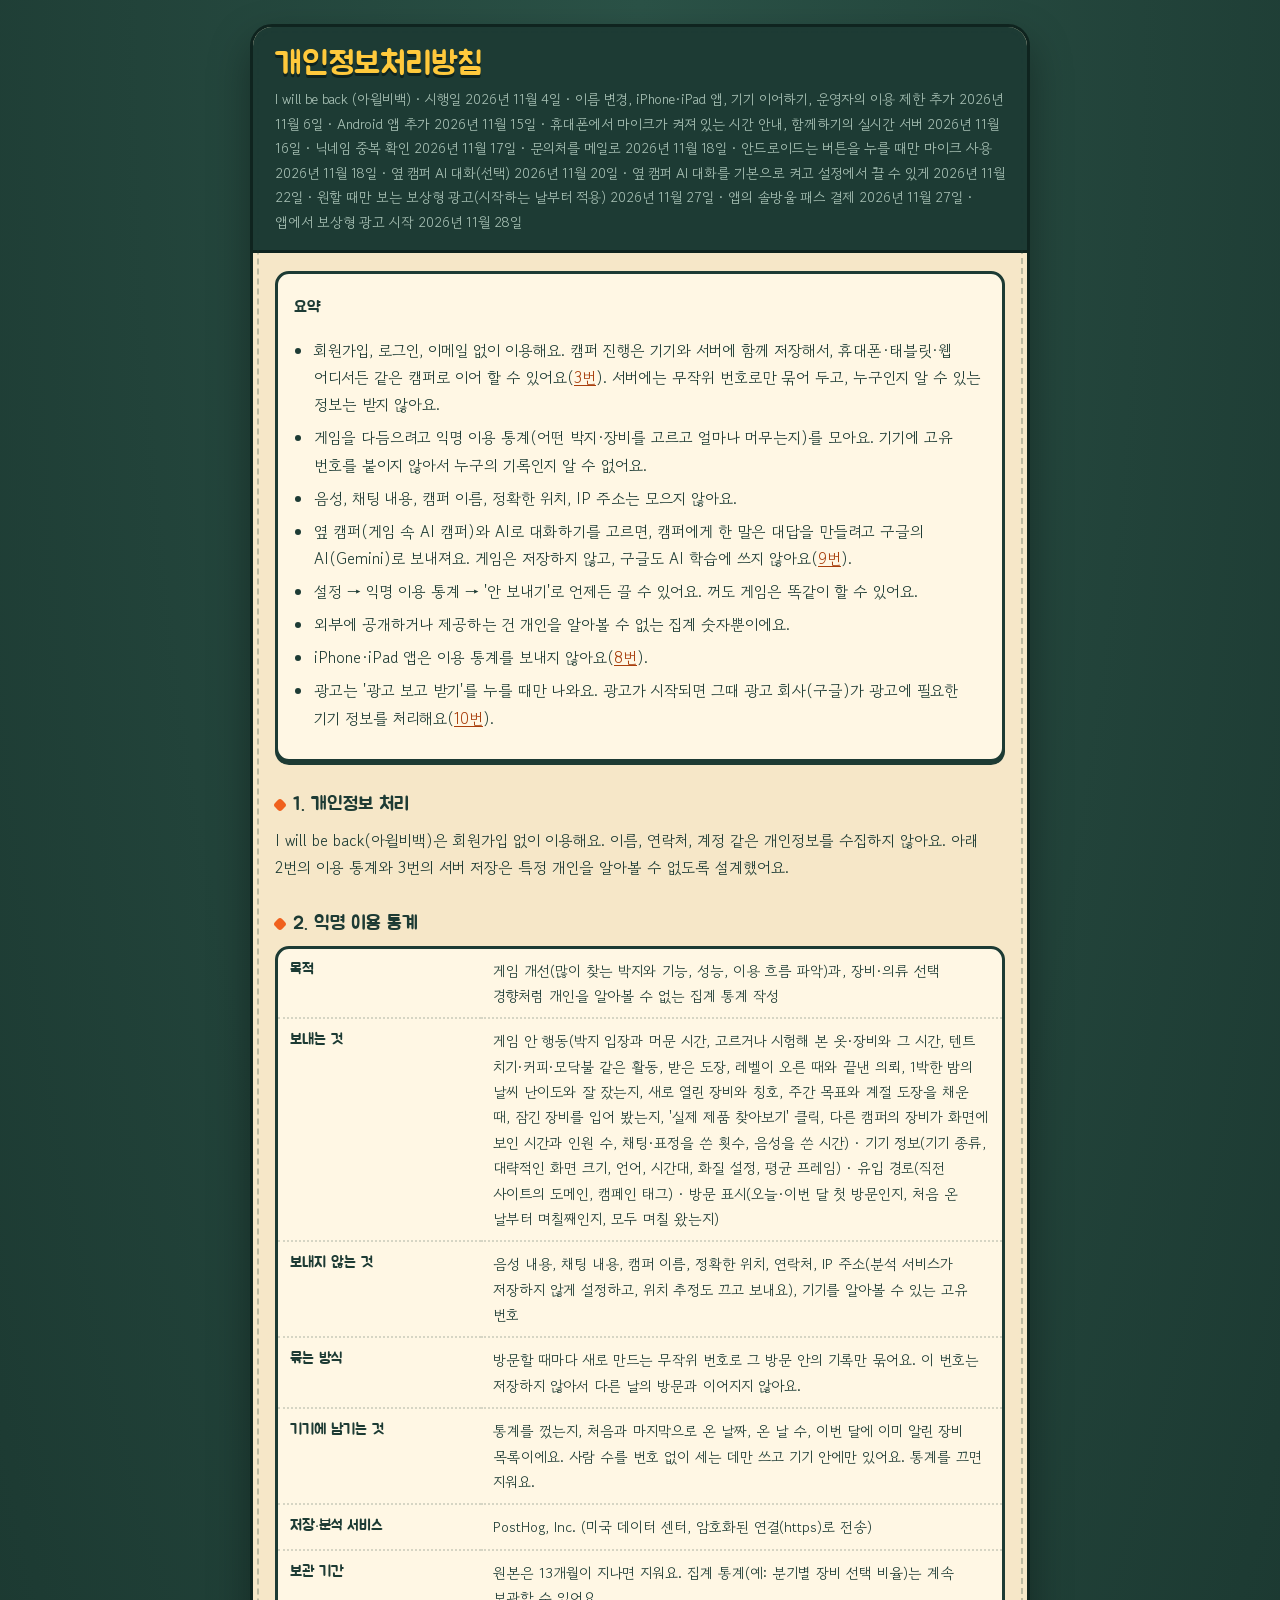
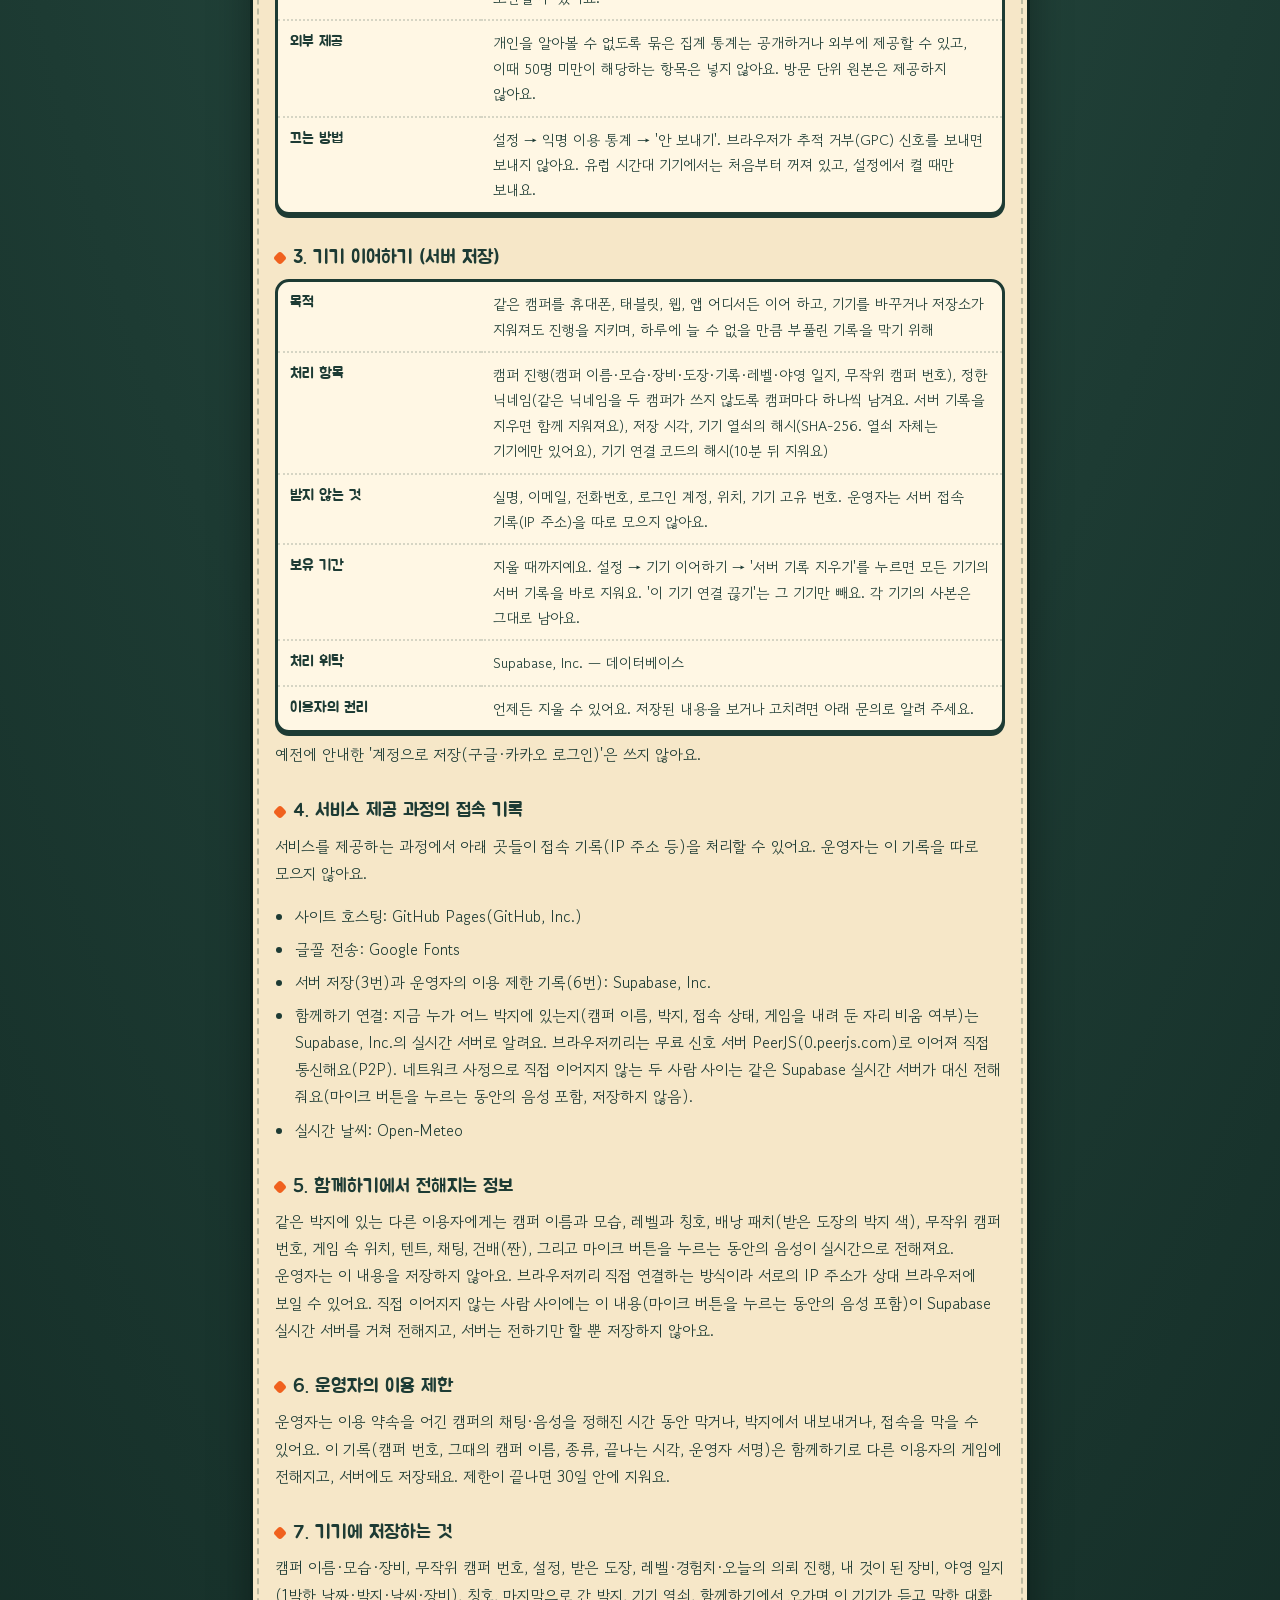
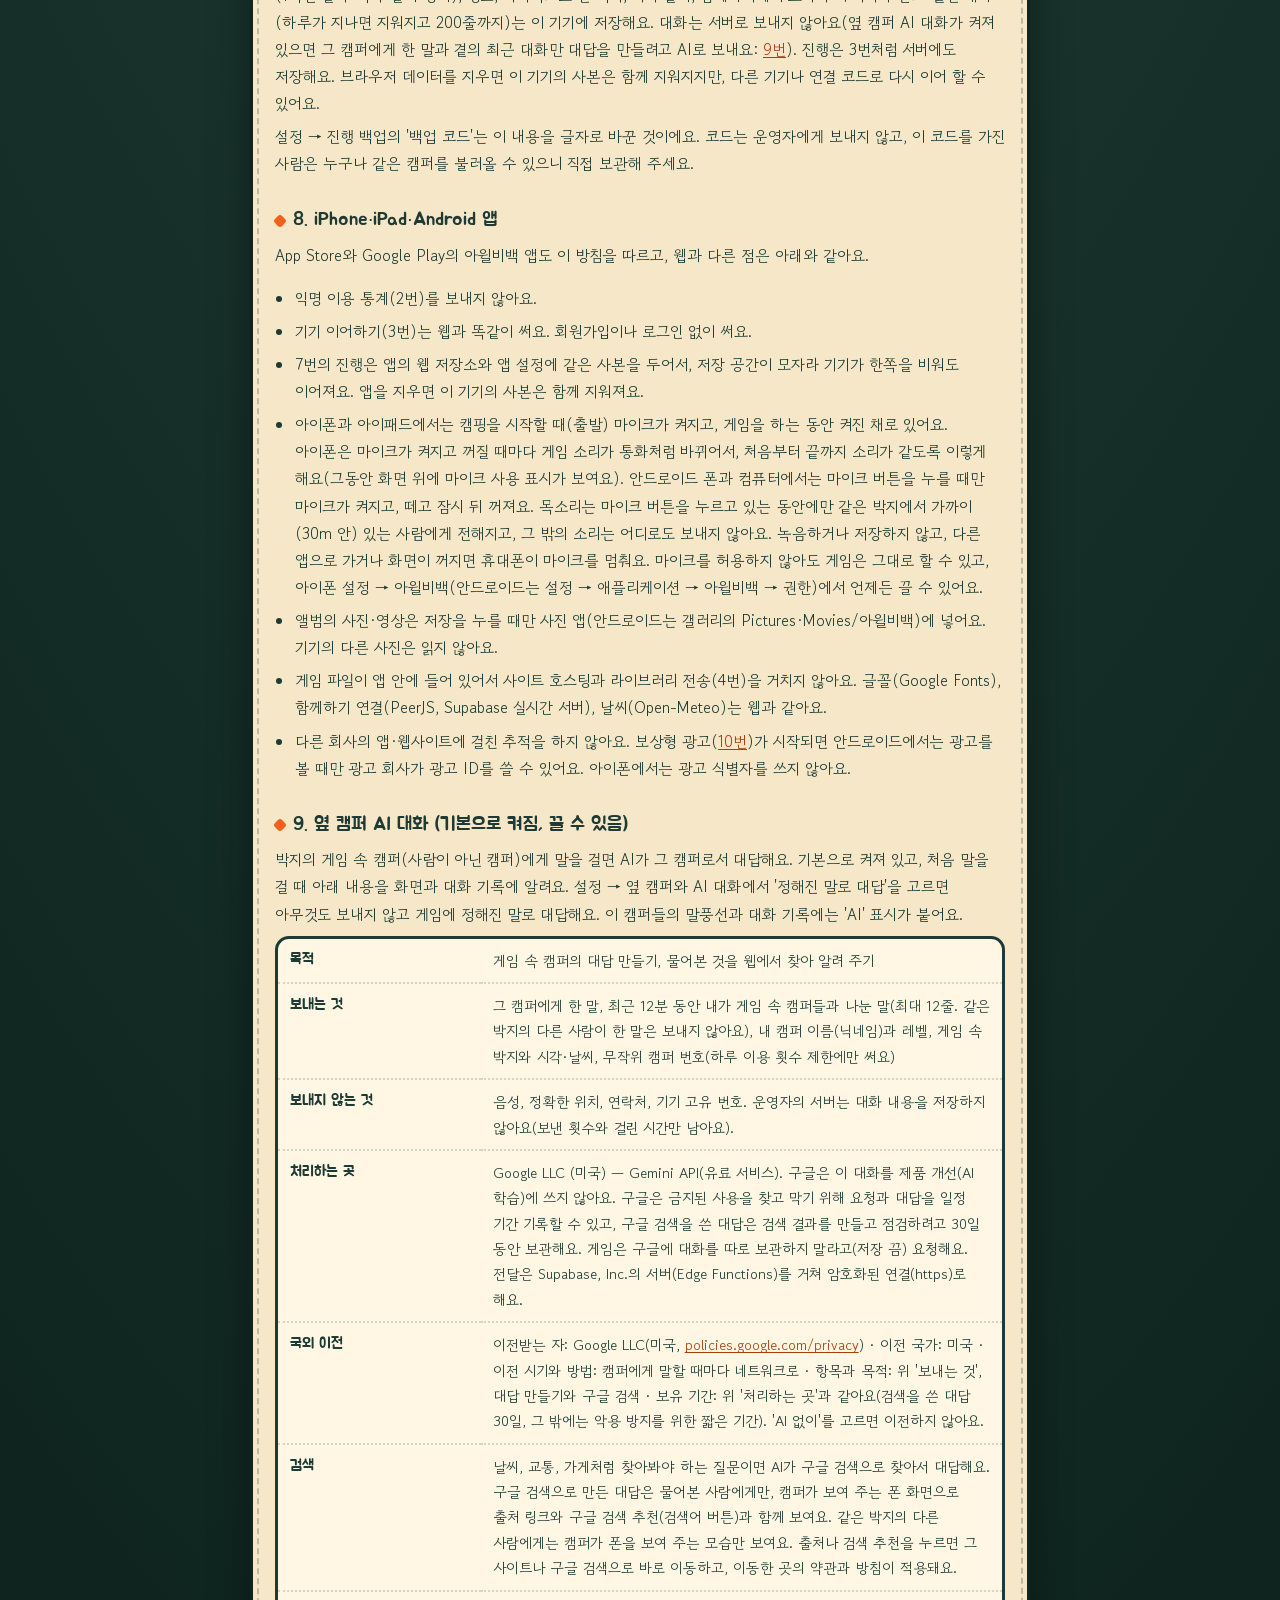
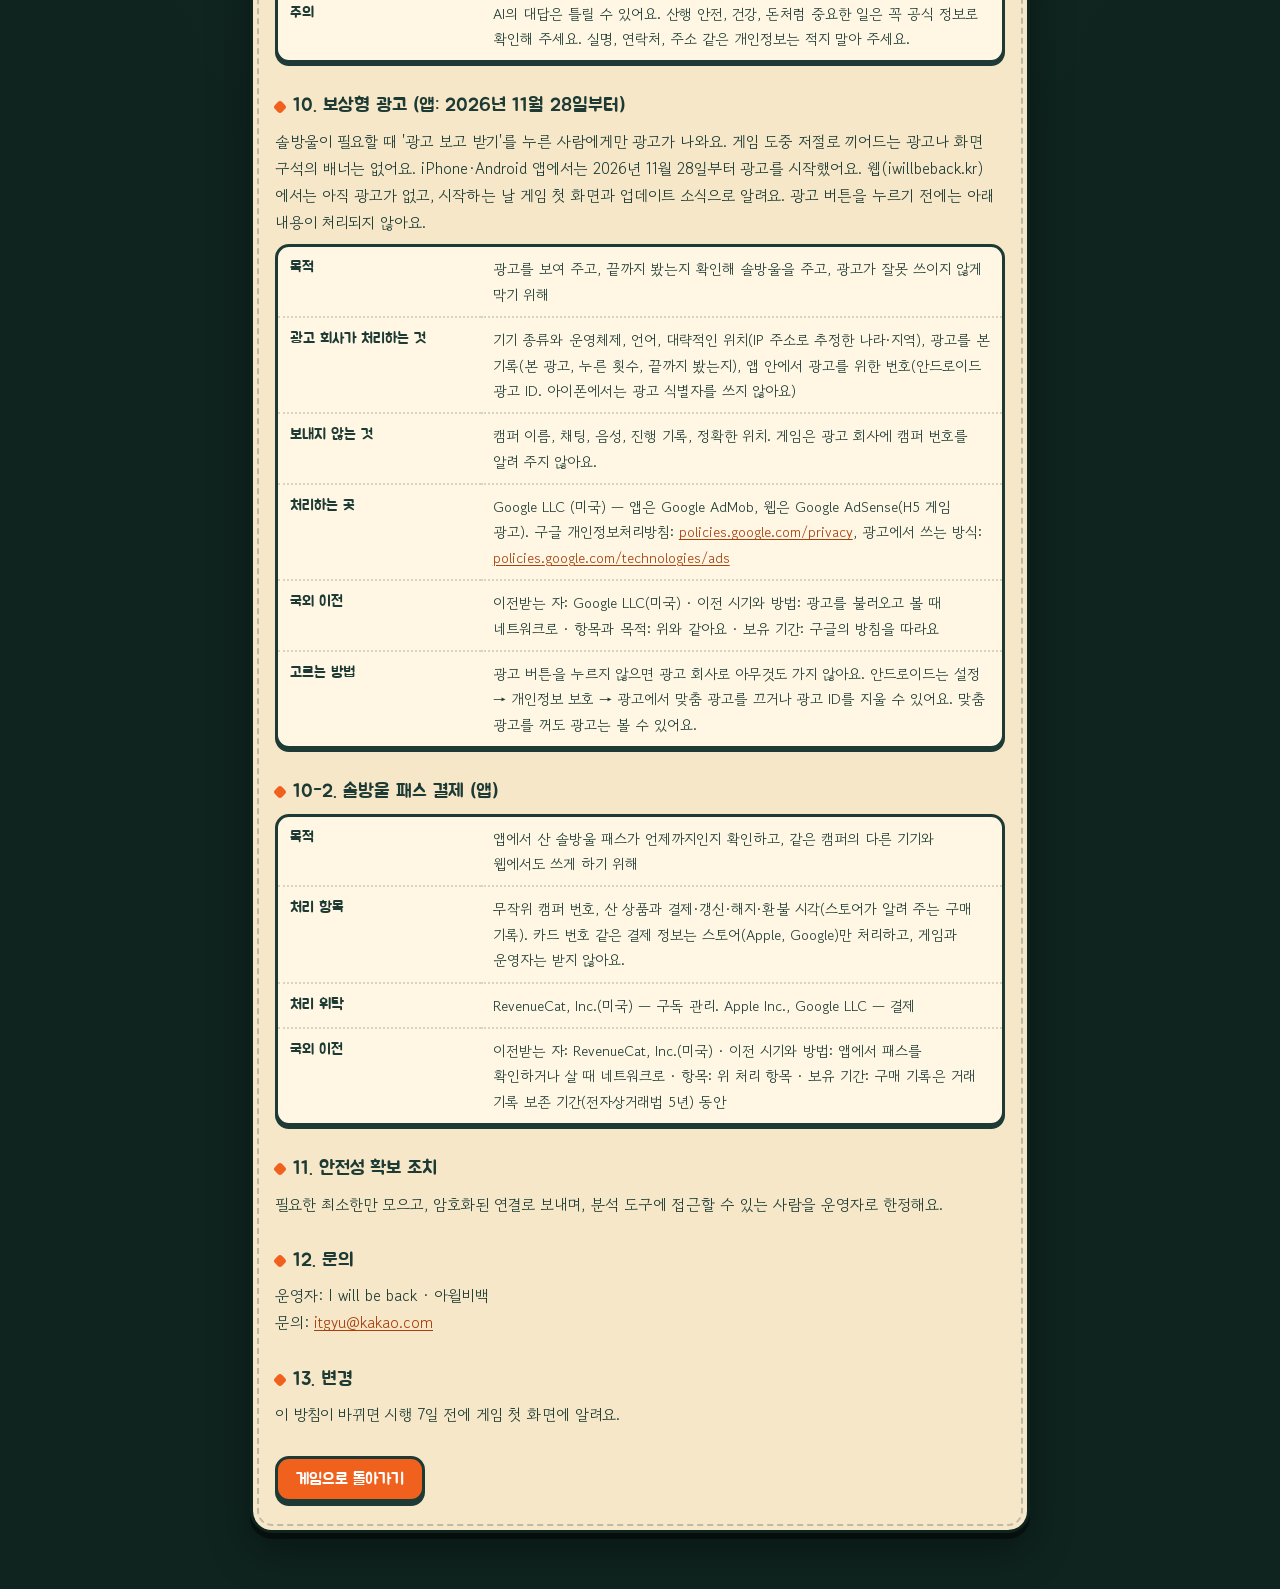
<file: privacy.html>
<!doctype html>
<html lang="ko">
<head>
  <meta charset="utf-8">
  <meta name="viewport" content="width=device-width, initial-scale=1, viewport-fit=cover">
  <title>개인정보처리방침 · I will be back (아윌비백)</title>
  <meta name="theme-color" content="#0f241f">
  <link rel="preconnect" href="https://fonts.googleapis.com">
  <link rel="preconnect" href="https://fonts.gstatic.com" crossorigin>
  <link rel="stylesheet" href="https://fonts.googleapis.com/css2?family=Jua&family=Gowun+Dodum&display=swap">
  <style>
    /* the game's canvas panel, made for reading */
    :root { --spruce: #1d3b34; --spruce-d: #0f241f; --canvas: #f6e7c8; --canvas-3: #fff7e4; --sun: #ffc93c; --blaze: #f0611e; --blaze-d: #a83f0d; --text-2: #5b6b61; --line: rgba(29, 59, 52, 0.18); }
    * { box-sizing: border-box; }
    body { margin: 0; background: radial-gradient(120% 80% at 50% 0%, #2b5247, var(--spruce-d)); color: var(--spruce); font: 15.5px/1.75 "Gowun Dodum", "Apple SD Gothic Neo", "Noto Sans KR", sans-serif; -webkit-font-smoothing: antialiased; word-break: keep-all; overflow-wrap: anywhere; padding: 24px 14px 56px; }
    main { max-width: 780px; margin: 0 auto; background: var(--canvas); border: 3px solid var(--spruce-d); border-radius: 22px; padding: 0 22px 28px; box-shadow: 0 6px 0 rgba(0, 0, 0, 0.45), 0 18px 40px rgba(0, 0, 0, 0.35); outline: 2px dashed rgba(29, 59, 52, 0.25); outline-offset: -9px; overflow: hidden; }
    header { margin: 0 -22px 18px; padding: 18px 22px 16px; background: var(--spruce); border-bottom: 3px solid var(--spruce-d); }
    h1 { font: 400 32px/1.2 Jua, sans-serif; margin: 0; color: var(--sun); text-shadow: 0 3px 0 var(--spruce-d); }
    header .meta { color: #a9c2b6; margin: 4px 0 0; }
    h2 { display: flex; align-items: center; gap: 8px; font: 400 19px/1.4 Jua, sans-serif; margin: 30px 0 8px; }
    h2::before { content: ''; flex: none; width: 10px; height: 10px; border-radius: 3px; background: var(--blaze); transform: rotate(45deg); }
    b { font-family: Jua, sans-serif; font-weight: 400; }
    p, li { margin: 6px 0; }
    ul { padding-left: 20px; }
    table { width: 100%; border-collapse: separate; border-spacing: 0; margin: 8px 0; font-size: 14.5px; background: var(--canvas-3); border: 3px solid var(--spruce); border-radius: 14px; overflow: hidden; box-shadow: 0 3px 0 var(--spruce); }
    th, td { text-align: left; vertical-align: top; padding: 9px 12px; border-bottom: 2px dotted var(--line); }
    tr:last-child th, tr:last-child td { border-bottom: 0; }
    th { width: 28%; font: 400 14.5px/1.6 Jua, sans-serif; color: var(--spruce); }
    .meta { color: var(--text-2); font-size: 14px; }
    .box { background: var(--canvas-3); border: 3px solid var(--spruce); border-radius: 14px; padding: 12px 16px; box-shadow: 0 3px 0 var(--spruce); }
    a { color: var(--blaze-d); }
    .back { display: inline-flex; align-items: center; gap: 6px; margin-top: 22px; padding: 10px 18px; border-radius: 14px; border: 3px solid var(--spruce); background: var(--blaze); color: #fff; font: 400 16px Jua, sans-serif; text-decoration: none; box-shadow: 0 4px 0 var(--spruce); }
    .back:active { transform: translateY(3px); box-shadow: 0 1px 0 var(--spruce); }
    @media (max-width: 560px) { th, td { display: block; width: auto; } th { padding-bottom: 0; border-bottom: 0; } }
  </style>
  <link rel="icon" href="assets/icons/favicon-32.png" sizes="32x32">
  <script>
    if (location.hostname === 'itgyu.github.io') fetch('https://iwillbeback.kr/home.json?t=' + Date.now(), { cache: 'no-store' }).then(function (r) { return r.ok ? r.json() : null; }).then(function (j) { if (j && j.home === 'iwillbeback') location.replace('https://iwillbeback.kr/' + location.pathname.split('/').pop() + location.hash); }).catch(function () {});
  </script>
</head>
<body>
<main>
  <header>
    <h1>개인정보처리방침</h1>
    <p class="meta">I will be back (아윌비백) · 시행일 2026년 11월 4일 · 이름 변경, iPhone·iPad 앱, 기기 이어하기, 운영자의 이용 제한 추가 2026년 11월 6일 · Android 앱 추가 2026년 11월 15일 · 휴대폰에서 마이크가 켜져 있는 시간 안내, 함께하기의 실시간 서버 2026년 11월 16일 · 닉네임 중복 확인 2026년 11월 17일 · 문의처를 메일로 2026년 11월 18일 · 안드로이드는 버튼을 누를 때만 마이크 사용 2026년 11월 18일 · 옆 캠퍼 AI 대화(선택) 2026년 11월 20일 · 옆 캠퍼 AI 대화를 기본으로 켜고 설정에서 끌 수 있게 2026년 11월 22일 · 원할 때만 보는 보상형 광고(시작하는 날부터 적용) 2026년 11월 27일 · 앱의 솔방울 패스 결제 2026년 11월 27일 · 앱에서 보상형 광고 시작 2026년 11월 28일</p>
  </header>

  <div class="box">
    <p><b>요약</b></p>
    <ul>
      <li>회원가입, 로그인, 이메일 없이 이용해요. 캠퍼 진행은 기기와 서버에 함께 저장해서, 휴대폰·태블릿·웹 어디서든 같은 캠퍼로 이어 할 수 있어요(<a href="#sync">3번</a>). 서버에는 무작위 번호로만 묶어 두고, 누구인지 알 수 있는 정보는 받지 않아요.</li>
      <li>게임을 다듬으려고 익명 이용 통계(어떤 박지·장비를 고르고 얼마나 머무는지)를 모아요. 기기에 고유 번호를 붙이지 않아서 누구의 기록인지 알 수 없어요.</li>
      <li>음성, 채팅 내용, 캠퍼 이름, 정확한 위치, IP 주소는 모으지 않아요.</li>
      <li>옆 캠퍼(게임 속 AI 캠퍼)와 AI로 대화하기를 고르면, 캠퍼에게 한 말은 대답을 만들려고 구글의 AI(Gemini)로 보내져요. 게임은 저장하지 않고, 구글도 AI 학습에 쓰지 않아요(<a href="#ai">9번</a>).</li>
      <li>설정 → 익명 이용 통계 → '안 보내기'로 언제든 끌 수 있어요. 꺼도 게임은 똑같이 할 수 있어요.</li>
      <li>외부에 공개하거나 제공하는 건 개인을 알아볼 수 없는 집계 숫자뿐이에요.</li>
      <li>iPhone·iPad 앱은 이용 통계를 보내지 않아요(<a href="#app">8번</a>).</li>
      <li>광고는 '광고 보고 받기'를 누를 때만 나와요. 광고가 시작되면 그때 광고 회사(구글)가 광고에 필요한 기기 정보를 처리해요(<a href="#ads">10번</a>).</li>
    </ul>
  </div>

  <h2>1. 개인정보 처리</h2>
  <p>I will be back(아윌비백)은 회원가입 없이 이용해요. 이름, 연락처, 계정 같은 개인정보를 수집하지 않아요. 아래 2번의 이용 통계와 3번의 서버 저장은 특정 개인을 알아볼 수 없도록 설계했어요.</p>

  <h2>2. 익명 이용 통계</h2>
  <table>
    <tr><th>목적</th><td>게임 개선(많이 찾는 박지와 기능, 성능, 이용 흐름 파악)과, 장비·의류 선택 경향처럼 개인을 알아볼 수 없는 집계 통계 작성</td></tr>
    <tr><th>보내는 것</th><td>
      게임 안 행동(박지 입장과 머문 시간, 고르거나 시험해 본 옷·장비와 그 시간, 텐트 치기·커피·모닥불 같은 활동, 받은 도장, 레벨이 오른 때와 끝낸 의뢰, 1박한 밤의 날씨 난이도와 잘 잤는지, 새로 열린 장비와 칭호, 주간 목표와 계절 도장을 채운 때, 잠긴 장비를 입어 봤는지, '실제 제품 찾아보기' 클릭, 다른 캠퍼의 장비가 화면에 보인 시간과 인원 수, 채팅·표정을 쓴 횟수, 음성을 쓴 시간) · 기기 정보(기기 종류, 대략적인 화면 크기, 언어, 시간대, 화질 설정, 평균 프레임) · 유입 경로(직전 사이트의 도메인, 캠페인 태그) · 방문 표시(오늘·이번 달 첫 방문인지, 처음 온 날부터 며칠째인지, 모두 며칠 왔는지)
    </td></tr>
    <tr><th>보내지 않는 것</th><td>음성 내용, 채팅 내용, 캠퍼 이름, 정확한 위치, 연락처, IP 주소(분석 서비스가 저장하지 않게 설정하고, 위치 추정도 끄고 보내요), 기기를 알아볼 수 있는 고유 번호</td></tr>
    <tr><th>묶는 방식</th><td>방문할 때마다 새로 만드는 무작위 번호로 그 방문 안의 기록만 묶어요. 이 번호는 저장하지 않아서 다른 날의 방문과 이어지지 않아요.</td></tr>
    <tr><th>기기에 남기는 것</th><td>통계를 껐는지, 처음과 마지막으로 온 날짜, 온 날 수, 이번 달에 이미 알린 장비 목록이에요. 사람 수를 번호 없이 세는 데만 쓰고 기기 안에만 있어요. 통계를 끄면 지워요.</td></tr>
    <tr><th>저장·분석 서비스</th><td>PostHog, Inc. (미국 데이터 센터, 암호화된 연결(https)로 전송)</td></tr>
    <tr><th>보관 기간</th><td>원본은 13개월이 지나면 지워요. 집계 통계(예: 분기별 장비 선택 비율)는 계속 보관할 수 있어요.</td></tr>
    <tr><th>외부 제공</th><td>개인을 알아볼 수 없도록 묶은 집계 통계는 공개하거나 외부에 제공할 수 있고, 이때 50명 미만이 해당하는 항목은 넣지 않아요. 방문 단위 원본은 제공하지 않아요.</td></tr>
    <tr><th>끄는 방법</th><td>설정 → 익명 이용 통계 → '안 보내기'. 브라우저가 추적 거부(GPC) 신호를 보내면 보내지 않아요. 유럽 시간대 기기에서는 처음부터 꺼져 있고, 설정에서 켤 때만 보내요.</td></tr>
  </table>

  <h2 id="sync">3. 기기 이어하기 (서버 저장)</h2>
  <table>
    <tr><th>목적</th><td>같은 캠퍼를 휴대폰, 태블릿, 웹, 앱 어디서든 이어 하고, 기기를 바꾸거나 저장소가 지워져도 진행을 지키며, 하루에 늘 수 없을 만큼 부풀린 기록을 막기 위해</td></tr>
    <tr><th>처리 항목</th><td>캠퍼 진행(캠퍼 이름·모습·장비·도장·기록·레벨·야영 일지, 무작위 캠퍼 번호), 정한 닉네임(같은 닉네임을 두 캠퍼가 쓰지 않도록 캠퍼마다 하나씩 남겨요. 서버 기록을 지우면 함께 지워져요), 저장 시각, 기기 열쇠의 해시(SHA-256. 열쇠 자체는 기기에만 있어요), 기기 연결 코드의 해시(10분 뒤 지워요)</td></tr>
    <tr><th>받지 않는 것</th><td>실명, 이메일, 전화번호, 로그인 계정, 위치, 기기 고유 번호. 운영자는 서버 접속 기록(IP 주소)을 따로 모으지 않아요.</td></tr>
    <tr><th>보유 기간</th><td>지울 때까지예요. 설정 → 기기 이어하기 → '서버 기록 지우기'를 누르면 모든 기기의 서버 기록을 바로 지워요. '이 기기 연결 끊기'는 그 기기만 빼요. 각 기기의 사본은 그대로 남아요.</td></tr>
    <tr><th>처리 위탁</th><td>Supabase, Inc. — 데이터베이스</td></tr>
    <tr><th>이용자의 권리</th><td>언제든 지울 수 있어요. 저장된 내용을 보거나 고치려면 아래 문의로 알려 주세요.</td></tr>
  </table>
  <p>예전에 안내한 '계정으로 저장(구글·카카오 로그인)'은 쓰지 않아요.</p>

  <h2>4. 서비스 제공 과정의 접속 기록</h2>
  <p>서비스를 제공하는 과정에서 아래 곳들이 접속 기록(IP 주소 등)을 처리할 수 있어요. 운영자는 이 기록을 따로 모으지 않아요.</p>
  <ul>
    <li>사이트 호스팅: GitHub Pages(GitHub, Inc.)</li>
    <li>글꼴 전송: Google Fonts</li>
    <li>서버 저장(3번)과 운영자의 이용 제한 기록(6번): Supabase, Inc.</li>
    <li>함께하기 연결: 지금 누가 어느 박지에 있는지(캠퍼 이름, 박지, 접속 상태, 게임을 내려 둔 자리 비움 여부)는 Supabase, Inc.의 실시간 서버로 알려요. 브라우저끼리는 무료 신호 서버 PeerJS(0.peerjs.com)로 이어져 직접 통신해요(P2P). 네트워크 사정으로 직접 이어지지 않는 두 사람 사이는 같은 Supabase 실시간 서버가 대신 전해 줘요(마이크 버튼을 누르는 동안의 음성 포함, 저장하지 않음).</li>
    <li>실시간 날씨: Open-Meteo</li>
  </ul>

  <h2>5. 함께하기에서 전해지는 정보</h2>
  <p>같은 박지에 있는 다른 이용자에게는 캠퍼 이름과 모습, 레벨과 칭호, 배낭 패치(받은 도장의 박지 색), 무작위 캠퍼 번호, 게임 속 위치, 텐트, 채팅, 건배(짠), 그리고 마이크 버튼을 누르는 동안의 음성이 실시간으로 전해져요. 운영자는 이 내용을 저장하지 않아요. 브라우저끼리 직접 연결하는 방식이라 서로의 IP 주소가 상대 브라우저에 보일 수 있어요. 직접 이어지지 않는 사람 사이에는 이 내용(마이크 버튼을 누르는 동안의 음성 포함)이 Supabase 실시간 서버를 거쳐 전해지고, 서버는 전하기만 할 뿐 저장하지 않아요.</p>

  <h2 id="orders">6. 운영자의 이용 제한</h2>
  <p>운영자는 이용 약속을 어긴 캠퍼의 채팅·음성을 정해진 시간 동안 막거나, 박지에서 내보내거나, 접속을 막을 수 있어요. 이 기록(캠퍼 번호, 그때의 캠퍼 이름, 종류, 끝나는 시각, 운영자 서명)은 함께하기로 다른 이용자의 게임에 전해지고, 서버에도 저장돼요. 제한이 끝나면 30일 안에 지워요.</p>

  <h2>7. 기기에 저장하는 것</h2>
  <p>캠퍼 이름·모습·장비, 무작위 캠퍼 번호, 설정, 받은 도장, 레벨·경험치·오늘의 의뢰 진행, 내 것이 된 장비, 야영 일지(1박한 날짜·박지·날씨·장비), 칭호, 마지막으로 간 박지, 기기 열쇠, 함께하기에서 오가며 이 기기가 듣고 말한 대화(하루가 지나면 지워지고 200줄까지)는 이 기기에 저장해요. 대화는 서버로 보내지 않아요(옆 캠퍼 AI 대화가 켜져 있으면 그 캠퍼에게 한 말과 곁의 최근 대화만 대답을 만들려고 AI로 보내요: <a href="#ai">9번</a>). 진행은 3번처럼 서버에도 저장해요. 브라우저 데이터를 지우면 이 기기의 사본은 함께 지워지지만, 다른 기기나 연결 코드로 다시 이어 할 수 있어요.</p>
  <p>설정 → 진행 백업의 '백업 코드'는 이 내용을 글자로 바꾼 것이에요. 코드는 운영자에게 보내지 않고, 이 코드를 가진 사람은 누구나 같은 캠퍼를 불러올 수 있으니 직접 보관해 주세요.</p>

  <h2 id="app">8. iPhone·iPad·Android 앱</h2>
  <p>App Store와 Google Play의 아윌비백 앱도 이 방침을 따르고, 웹과 다른 점은 아래와 같아요.</p>
  <ul>
    <li>익명 이용 통계(2번)를 보내지 않아요.</li>
    <li>기기 이어하기(3번)는 웹과 똑같이 써요. 회원가입이나 로그인 없이 써요.</li>
    <li>7번의 진행은 앱의 웹 저장소와 앱 설정에 같은 사본을 두어서, 저장 공간이 모자라 기기가 한쪽을 비워도 이어져요. 앱을 지우면 이 기기의 사본은 함께 지워져요.</li>
    <li>아이폰과 아이패드에서는 캠핑을 시작할 때(출발) 마이크가 켜지고, 게임을 하는 동안 켜진 채로 있어요. 아이폰은 마이크가 켜지고 꺼질 때마다 게임 소리가 통화처럼 바뀌어서, 처음부터 끝까지 소리가 같도록 이렇게 해요(그동안 화면 위에 마이크 사용 표시가 보여요). 안드로이드 폰과 컴퓨터에서는 마이크 버튼을 누를 때만 마이크가 켜지고, 떼고 잠시 뒤 꺼져요. 목소리는 마이크 버튼을 누르고 있는 동안에만 같은 박지에서 가까이(30m 안) 있는 사람에게 전해지고, 그 밖의 소리는 어디로도 보내지 않아요. 녹음하거나 저장하지 않고, 다른 앱으로 가거나 화면이 꺼지면 휴대폰이 마이크를 멈춰요. 마이크를 허용하지 않아도 게임은 그대로 할 수 있고, 아이폰 설정 → 아윌비백(안드로이드는 설정 → 애플리케이션 → 아윌비백 → 권한)에서 언제든 끌 수 있어요.</li>
    <li>앨범의 사진·영상은 저장을 누를 때만 사진 앱(안드로이드는 갤러리의 Pictures·Movies/아윌비백)에 넣어요. 기기의 다른 사진은 읽지 않아요.</li>
    <li>게임 파일이 앱 안에 들어 있어서 사이트 호스팅과 라이브러리 전송(4번)을 거치지 않아요. 글꼴(Google Fonts), 함께하기 연결(PeerJS, Supabase 실시간 서버), 날씨(Open-Meteo)는 웹과 같아요.</li>
    <li>다른 회사의 앱·웹사이트에 걸친 추적을 하지 않아요. 보상형 광고(<a href="#ads">10번</a>)가 시작되면 안드로이드에서는 광고를 볼 때만 광고 회사가 광고 ID를 쓸 수 있어요. 아이폰에서는 광고 식별자를 쓰지 않아요.</li>
  </ul>

  <h2 id="ai">9. 옆 캠퍼 AI 대화 (기본으로 켜짐, 끌 수 있음)</h2>
  <p>박지의 게임 속 캠퍼(사람이 아닌 캠퍼)에게 말을 걸면 AI가 그 캠퍼로서 대답해요. 기본으로 켜져 있고, 처음 말을 걸 때 아래 내용을 화면과 대화 기록에 알려요. 설정 → 옆 캠퍼와 AI 대화에서 '정해진 말로 대답'을 고르면 아무것도 보내지 않고 게임에 정해진 말로 대답해요. 이 캠퍼들의 말풍선과 대화 기록에는 'AI' 표시가 붙어요.</p>
  <table>
    <tr><th>목적</th><td>게임 속 캠퍼의 대답 만들기, 물어본 것을 웹에서 찾아 알려 주기</td></tr>
    <tr><th>보내는 것</th><td>그 캠퍼에게 한 말, 최근 12분 동안 내가 게임 속 캠퍼들과 나눈 말(최대 12줄. 같은 박지의 다른 사람이 한 말은 보내지 않아요), 내 캠퍼 이름(닉네임)과 레벨, 게임 속 박지와 시각·날씨, 무작위 캠퍼 번호(하루 이용 횟수 제한에만 써요)</td></tr>
    <tr><th>보내지 않는 것</th><td>음성, 정확한 위치, 연락처, 기기 고유 번호. 운영자의 서버는 대화 내용을 저장하지 않아요(보낸 횟수와 걸린 시간만 남아요).</td></tr>
    <tr><th>처리하는 곳</th><td>Google LLC (미국) — Gemini API(유료 서비스). 구글은 이 대화를 제품 개선(AI 학습)에 쓰지 않아요. 구글은 금지된 사용을 찾고 막기 위해 요청과 대답을 일정 기간 기록할 수 있고, 구글 검색을 쓴 대답은 검색 결과를 만들고 점검하려고 30일 동안 보관해요. 게임은 구글에 대화를 따로 보관하지 말라고(저장 끔) 요청해요. 전달은 Supabase, Inc.의 서버(Edge Functions)를 거쳐 암호화된 연결(https)로 해요.</td></tr>
    <tr><th>국외 이전</th><td>이전받는 자: Google LLC(미국, <a href="https://policies.google.com/privacy">policies.google.com/privacy</a>) · 이전 국가: 미국 · 이전 시기와 방법: 캠퍼에게 말할 때마다 네트워크로 · 항목과 목적: 위 '보내는 것', 대답 만들기와 구글 검색 · 보유 기간: 위 '처리하는 곳'과 같아요(검색을 쓴 대답 30일, 그 밖에는 악용 방지를 위한 짧은 기간). 'AI 없이'를 고르면 이전하지 않아요.</td></tr>
    <tr><th>검색</th><td>날씨, 교통, 가게처럼 찾아봐야 하는 질문이면 AI가 구글 검색으로 찾아서 대답해요. 구글 검색으로 만든 대답은 물어본 사람에게만, 캠퍼가 보여 주는 폰 화면으로 출처 링크와 구글 검색 추천(검색어 버튼)과 함께 보여요. 같은 박지의 다른 사람에게는 캠퍼가 폰을 보여 주는 모습만 보여요. 출처나 검색 추천을 누르면 그 사이트나 구글 검색으로 바로 이동하고, 이동한 곳의 약관과 방침이 적용돼요.</td></tr>
    <tr><th>주의</th><td>AI의 대답은 틀릴 수 있어요. 산행 안전, 건강, 돈처럼 중요한 일은 꼭 공식 정보로 확인해 주세요. 실명, 연락처, 주소 같은 개인정보는 적지 말아 주세요.</td></tr>
  </table>

  <h2 id="ads">10. 보상형 광고 (앱: 2026년 11월 28일부터)</h2>
  <p>솔방울이 필요할 때 '광고 보고 받기'를 누른 사람에게만 광고가 나와요. 게임 도중 저절로 끼어드는 광고나 화면 구석의 배너는 없어요. iPhone·Android 앱에서는 2026년 11월 28일부터 광고를 시작했어요. 웹(iwillbeback.kr)에서는 아직 광고가 없고, 시작하는 날 게임 첫 화면과 업데이트 소식으로 알려요. 광고 버튼을 누르기 전에는 아래 내용이 처리되지 않아요.</p>
  <table>
    <tr><th>목적</th><td>광고를 보여 주고, 끝까지 봤는지 확인해 솔방울을 주고, 광고가 잘못 쓰이지 않게 막기 위해</td></tr>
    <tr><th>광고 회사가 처리하는 것</th><td>기기 종류와 운영체제, 언어, 대략적인 위치(IP 주소로 추정한 나라·지역), 광고를 본 기록(본 광고, 누른 횟수, 끝까지 봤는지), 앱 안에서 광고를 위한 번호(안드로이드 광고 ID. 아이폰에서는 광고 식별자를 쓰지 않아요)</td></tr>
    <tr><th>보내지 않는 것</th><td>캠퍼 이름, 채팅, 음성, 진행 기록, 정확한 위치. 게임은 광고 회사에 캠퍼 번호를 알려 주지 않아요.</td></tr>
    <tr><th>처리하는 곳</th><td>Google LLC (미국) — 앱은 Google AdMob, 웹은 Google AdSense(H5 게임 광고). 구글 개인정보처리방침: <a href="https://policies.google.com/privacy">policies.google.com/privacy</a>, 광고에서 쓰는 방식: <a href="https://policies.google.com/technologies/ads">policies.google.com/technologies/ads</a></td></tr>
    <tr><th>국외 이전</th><td>이전받는 자: Google LLC(미국) · 이전 시기와 방법: 광고를 불러오고 볼 때 네트워크로 · 항목과 목적: 위와 같아요 · 보유 기간: 구글의 방침을 따라요</td></tr>
    <tr><th>고르는 방법</th><td>광고 버튼을 누르지 않으면 광고 회사로 아무것도 가지 않아요. 안드로이드는 설정 → 개인정보 보호 → 광고에서 맞춤 광고를 끄거나 광고 ID를 지울 수 있어요. 맞춤 광고를 꺼도 광고는 볼 수 있어요.</td></tr>
  </table>

  <h2 id="pass">10-2. 솔방울 패스 결제 (앱)</h2>
  <table>
    <tr><th>목적</th><td>앱에서 산 솔방울 패스가 언제까지인지 확인하고, 같은 캠퍼의 다른 기기와 웹에서도 쓰게 하기 위해</td></tr>
    <tr><th>처리 항목</th><td>무작위 캠퍼 번호, 산 상품과 결제·갱신·해지·환불 시각(스토어가 알려 주는 구매 기록). 카드 번호 같은 결제 정보는 스토어(Apple, Google)만 처리하고, 게임과 운영자는 받지 않아요.</td></tr>
    <tr><th>처리 위탁</th><td>RevenueCat, Inc.(미국) — 구독 관리. Apple Inc., Google LLC — 결제</td></tr>
    <tr><th>국외 이전</th><td>이전받는 자: RevenueCat, Inc.(미국) · 이전 시기와 방법: 앱에서 패스를 확인하거나 살 때 네트워크로 · 항목: 위 처리 항목 · 보유 기간: 구매 기록은 거래 기록 보존 기간(전자상거래법 5년) 동안</td></tr>
  </table>

  <h2>11. 안전성 확보 조치</h2>
  <p>필요한 최소한만 모으고, 암호화된 연결로 보내며, 분석 도구에 접근할 수 있는 사람을 운영자로 한정해요.</p>

  <h2>12. 문의</h2>
  <p>운영자: I will be back · 아윌비백<br>
  문의: <a href="mailto:itgyu@kakao.com">itgyu@kakao.com</a></p>

  <h2>13. 변경</h2>
  <p>이 방침이 바뀌면 시행 7일 전에 게임 첫 화면에 알려요.</p>

  <a class="back" href="./">게임으로 돌아가기</a>
</main>
</body>
</html>
</file>
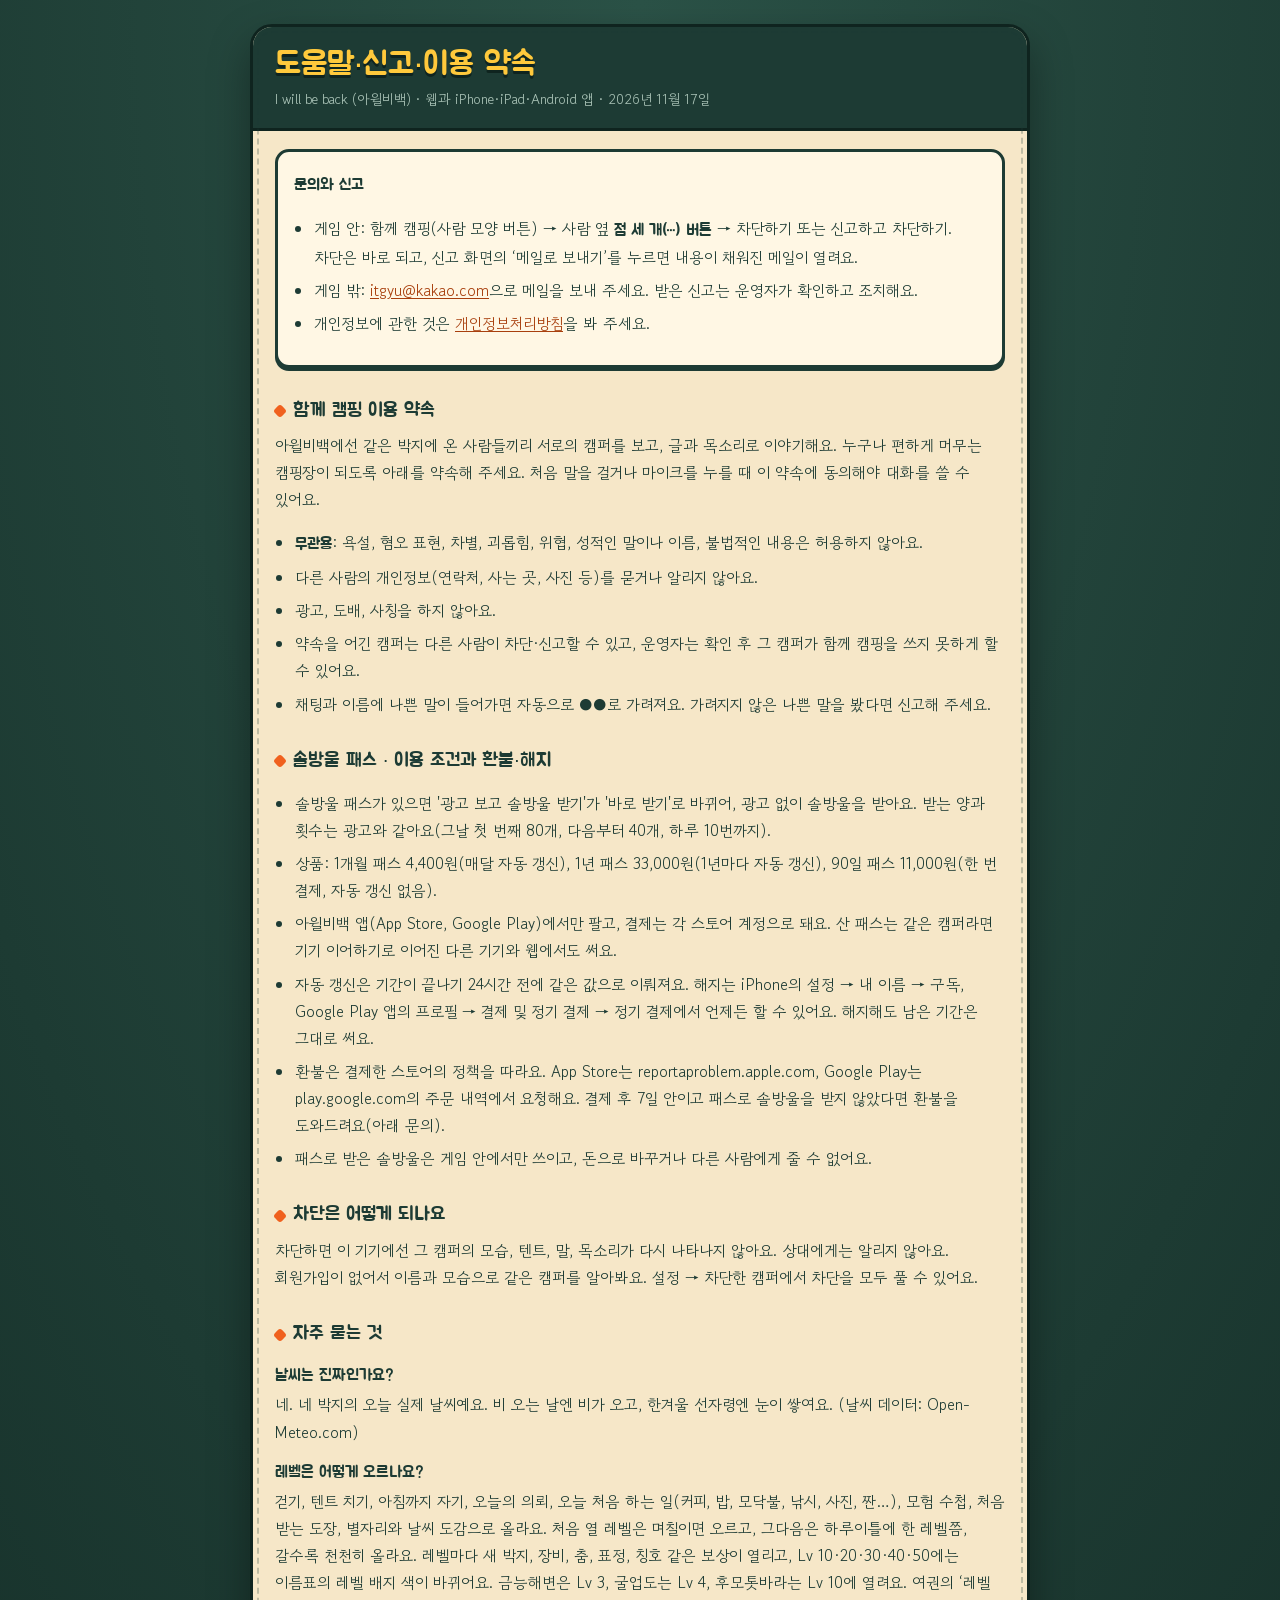
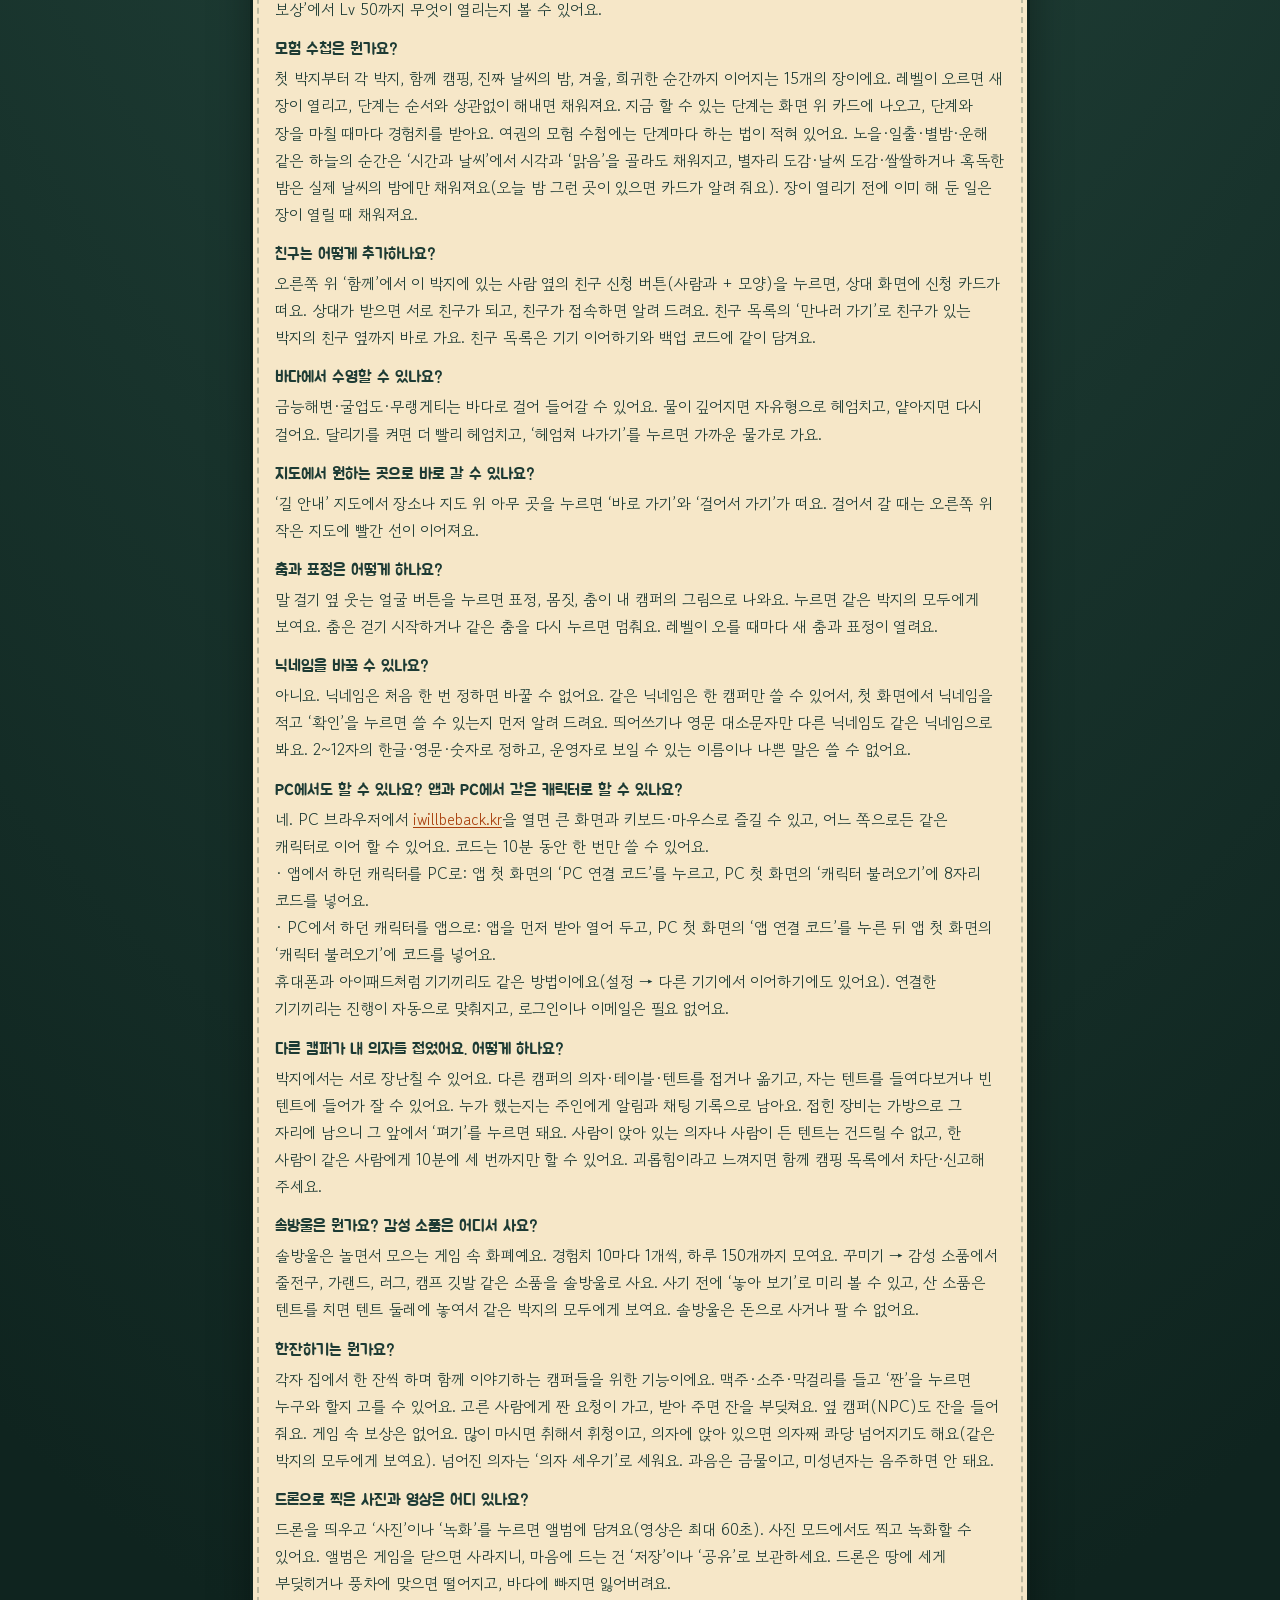
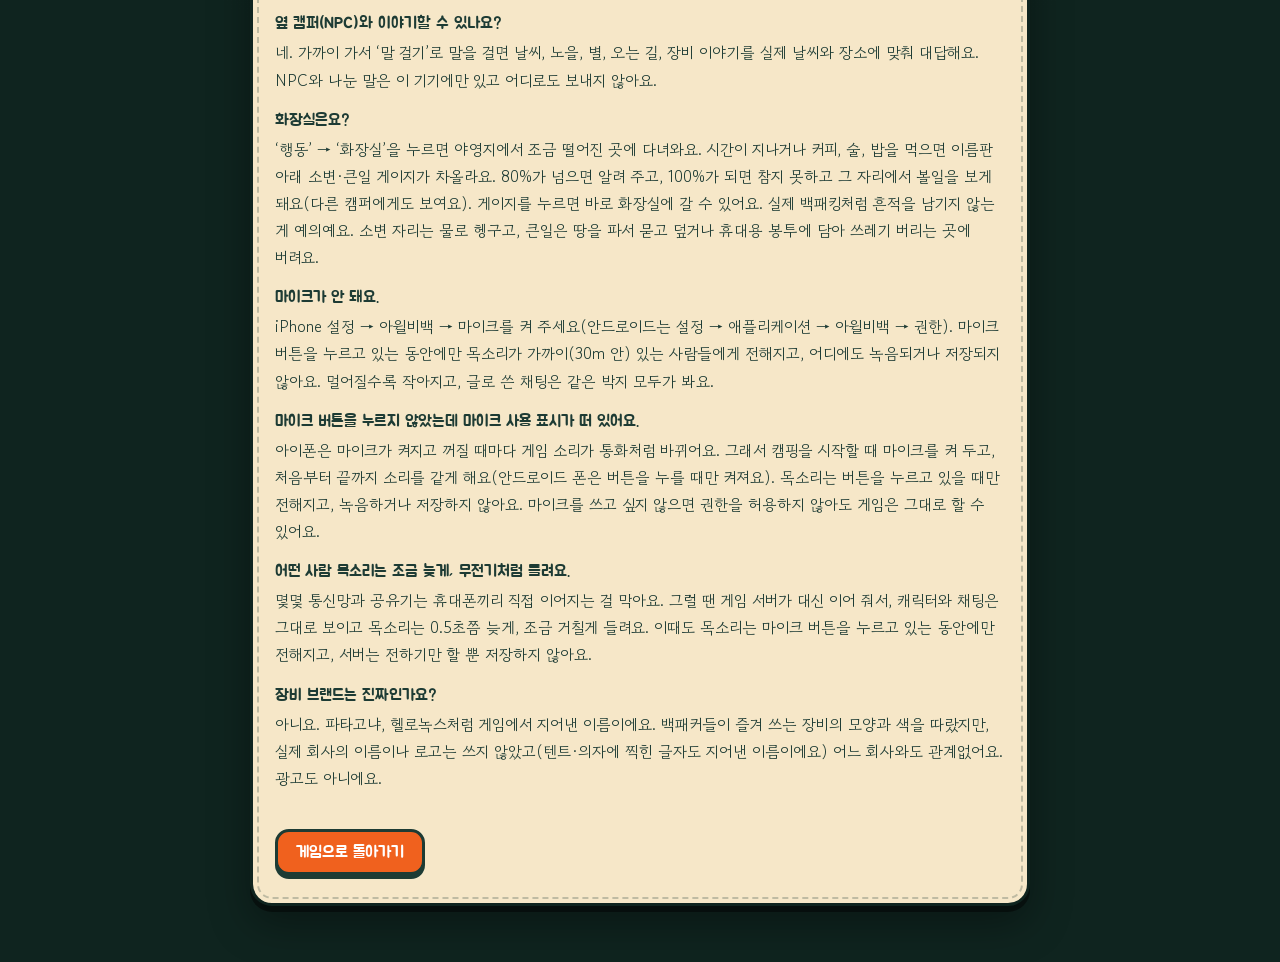
<file: support.html>
<!doctype html>
<html lang="ko">
<head>
  <meta charset="utf-8">
  <meta name="viewport" content="width=device-width, initial-scale=1, viewport-fit=cover">
  <title>도움말·신고·이용 약속 · I will be back (아윌비백)</title>
  <meta name="theme-color" content="#0f241f">
  <link rel="preconnect" href="https://fonts.googleapis.com">
  <link rel="preconnect" href="https://fonts.gstatic.com" crossorigin>
  <link rel="stylesheet" href="https://fonts.googleapis.com/css2?family=Jua&family=Gowun+Dodum&display=swap">
  <style>
    /* the game's canvas panel, made for reading */
    :root { --spruce: #1d3b34; --spruce-d: #0f241f; --canvas: #f6e7c8; --canvas-3: #fff7e4; --sun: #ffc93c; --blaze: #f0611e; --blaze-d: #a83f0d; --text-2: #5b6b61; --line: rgba(29, 59, 52, 0.18); }
    * { box-sizing: border-box; }
    body { margin: 0; background: radial-gradient(120% 80% at 50% 0%, #2b5247, var(--spruce-d)); color: var(--spruce); font: 15.5px/1.75 "Gowun Dodum", "Apple SD Gothic Neo", "Noto Sans KR", sans-serif; -webkit-font-smoothing: antialiased; word-break: keep-all; overflow-wrap: anywhere; padding: 24px 14px 56px; }
    main { max-width: 780px; margin: 0 auto; background: var(--canvas); border: 3px solid var(--spruce-d); border-radius: 22px; padding: 0 22px 28px; box-shadow: 0 6px 0 rgba(0, 0, 0, 0.45), 0 18px 40px rgba(0, 0, 0, 0.35); outline: 2px dashed rgba(29, 59, 52, 0.25); outline-offset: -9px; overflow: hidden; }
    header { margin: 0 -22px 18px; padding: 18px 22px 16px; background: var(--spruce); border-bottom: 3px solid var(--spruce-d); }
    h1 { font: 400 32px/1.2 Jua, sans-serif; margin: 0; color: var(--sun); text-shadow: 0 3px 0 var(--spruce-d); }
    header .meta { color: #a9c2b6; margin: 4px 0 0; }
    h2 { display: flex; align-items: center; gap: 8px; font: 400 19px/1.4 Jua, sans-serif; margin: 30px 0 8px; }
    h2::before { content: ''; flex: none; width: 10px; height: 10px; border-radius: 3px; background: var(--blaze); transform: rotate(45deg); }
    b { font-family: Jua, sans-serif; font-weight: 400; }
    p, li { margin: 6px 0; }
    ul { padding-left: 20px; }
    table { width: 100%; border-collapse: separate; border-spacing: 0; margin: 8px 0; font-size: 14.5px; background: var(--canvas-3); border: 3px solid var(--spruce); border-radius: 14px; overflow: hidden; box-shadow: 0 3px 0 var(--spruce); }
    th, td { text-align: left; vertical-align: top; padding: 9px 12px; border-bottom: 2px dotted var(--line); }
    tr:last-child th, tr:last-child td { border-bottom: 0; }
    th { width: 28%; font: 400 14.5px/1.6 Jua, sans-serif; color: var(--spruce); }
    .meta { color: var(--text-2); font-size: 14px; }
    .box { background: var(--canvas-3); border: 3px solid var(--spruce); border-radius: 14px; padding: 12px 16px; box-shadow: 0 3px 0 var(--spruce); }
    a { color: var(--blaze-d); }
    .back { display: inline-flex; align-items: center; gap: 6px; margin-top: 22px; padding: 10px 18px; border-radius: 14px; border: 3px solid var(--spruce); background: var(--blaze); color: #fff; font: 400 16px Jua, sans-serif; text-decoration: none; box-shadow: 0 4px 0 var(--spruce); }
    .back:active { transform: translateY(3px); box-shadow: 0 1px 0 var(--spruce); }
    .faq dt { font: 400 16px/1.5 Jua, sans-serif; margin-top: 14px; }
    .faq dd { margin: 4px 0 0; }
    @media (max-width: 560px) { th, td { display: block; width: auto; } th { padding-bottom: 0; border-bottom: 0; } }
  </style>
  <link rel="icon" href="assets/icons/favicon-32.png" sizes="32x32">
  <script>
    if (location.hostname === 'itgyu.github.io') fetch('https://iwillbeback.kr/home.json?t=' + Date.now(), { cache: 'no-store' }).then(function (r) { return r.ok ? r.json() : null; }).then(function (j) { if (j && j.home === 'iwillbeback') location.replace('https://iwillbeback.kr/' + location.pathname.split('/').pop() + location.hash); }).catch(function () {});
  </script>
</head>
<body>
<main>
  <header>
    <h1>도움말·신고·이용 약속</h1>
    <p class="meta">I will be back (아윌비백) · 웹과 iPhone·iPad·Android 앱 · 2026년 11월 17일</p>
  </header>

  <div class="box">
    <p><b>문의와 신고</b></p>
    <ul>
      <li>게임 안: 함께 캠핑(사람 모양 버튼) → 사람 옆 <b>점 세 개(⋯) 버튼</b> → 차단하기 또는 신고하고 차단하기. 차단은 바로 되고, 신고 화면의 ‘메일로 보내기’를 누르면 내용이 채워진 메일이 열려요.</li>
      <li>게임 밖: <a href="mailto:itgyu@kakao.com">itgyu@kakao.com</a>으로 메일을 보내 주세요. 받은 신고는 운영자가 확인하고 조치해요.</li>
      <li>개인정보에 관한 것은 <a href="privacy.html">개인정보처리방침</a>을 봐 주세요.</li>
    </ul>
  </div>

  <h2 id="terms">함께 캠핑 이용 약속</h2>
  <p>아윌비백에선 같은 박지에 온 사람들끼리 서로의 캠퍼를 보고, 글과 목소리로 이야기해요. 누구나 편하게 머무는 캠핑장이 되도록 아래를 약속해 주세요. 처음 말을 걸거나 마이크를 누를 때 이 약속에 동의해야 대화를 쓸 수 있어요.</p>
  <ul>
    <li><b>무관용</b>: 욕설, 혐오 표현, 차별, 괴롭힘, 위협, 성적인 말이나 이름, 불법적인 내용은 허용하지 않아요.</li>
    <li>다른 사람의 개인정보(연락처, 사는 곳, 사진 등)를 묻거나 알리지 않아요.</li>
    <li>광고, 도배, 사칭을 하지 않아요.</li>
    <li>약속을 어긴 캠퍼는 다른 사람이 차단·신고할 수 있고, 운영자는 확인 후 그 캠퍼가 함께 캠핑을 쓰지 못하게 할 수 있어요.</li>
    <li>채팅과 이름에 나쁜 말이 들어가면 자동으로 ●●로 가려져요. 가려지지 않은 나쁜 말을 봤다면 신고해 주세요.</li>
  </ul>

  <h2 id="pass">솔방울 패스 · 이용 조건과 환불·해지</h2>
  <ul>
    <li>솔방울 패스가 있으면 '광고 보고 솔방울 받기'가 '바로 받기'로 바뀌어, 광고 없이 솔방울을 받아요. 받는 양과 횟수는 광고와 같아요(그날 첫 번째 80개, 다음부터 40개, 하루 10번까지).</li>
    <li>상품: 1개월 패스 4,400원(매달 자동 갱신), 1년 패스 33,000원(1년마다 자동 갱신), 90일 패스 11,000원(한 번 결제, 자동 갱신 없음).</li>
    <li>아윌비백 앱(App Store, Google Play)에서만 팔고, 결제는 각 스토어 계정으로 돼요. 산 패스는 같은 캠퍼라면 기기 이어하기로 이어진 다른 기기와 웹에서도 써요.</li>
    <li>자동 갱신은 기간이 끝나기 24시간 전에 같은 값으로 이뤄져요. 해지는 iPhone의 설정 → 내 이름 → 구독, Google Play 앱의 프로필 → 결제 및 정기 결제 → 정기 결제에서 언제든 할 수 있어요. 해지해도 남은 기간은 그대로 써요.</li>
    <li>환불은 결제한 스토어의 정책을 따라요. App Store는 reportaproblem.apple.com, Google Play는 play.google.com의 주문 내역에서 요청해요. 결제 후 7일 안이고 패스로 솔방울을 받지 않았다면 환불을 도와드려요(아래 문의).</li>
    <li>패스로 받은 솔방울은 게임 안에서만 쓰이고, 돈으로 바꾸거나 다른 사람에게 줄 수 없어요.</li>
  </ul>

  <h2>차단은 어떻게 되나요</h2>
  <p>차단하면 이 기기에선 그 캠퍼의 모습, 텐트, 말, 목소리가 다시 나타나지 않아요. 상대에게는 알리지 않아요. 회원가입이 없어서 이름과 모습으로 같은 캠퍼를 알아봐요. 설정 → 차단한 캠퍼에서 차단을 모두 풀 수 있어요.</p>

  <h2>자주 묻는 것</h2>
  <dl class="faq">
    <dt>날씨는 진짜인가요?</dt>
    <dd>네. 네 박지의 오늘 실제 날씨예요. 비 오는 날엔 비가 오고, 한겨울 선자령엔 눈이 쌓여요. (날씨 데이터: Open-Meteo.com)</dd>
    <dt>레벨은 어떻게 오르나요?</dt>
    <dd>걷기, 텐트 치기, 아침까지 자기, 오늘의 의뢰, 오늘 처음 하는 일(커피, 밥, 모닥불, 낚시, 사진, 짠…), 모험 수첩, 처음 받는 도장, 별자리와 날씨 도감으로 올라요. 처음 열 레벨은 며칠이면 오르고, 그다음은 하루이틀에 한 레벨쯤, 갈수록 천천히 올라요. 레벨마다 새 박지, 장비, 춤, 표정, 칭호 같은 보상이 열리고, Lv 10·20·30·40·50에는 이름표의 레벨 배지 색이 바뀌어요. 금능해변은 Lv 3, 굴업도는 Lv 4, 후모톳바라는 Lv 10에 열려요. 여권의 ‘레벨 보상’에서 Lv 50까지 무엇이 열리는지 볼 수 있어요.</dd>
    <dt>모험 수첩은 뭔가요?</dt>
    <dd>첫 박지부터 각 박지, 함께 캠핑, 진짜 날씨의 밤, 겨울, 희귀한 순간까지 이어지는 15개의 장이에요. 레벨이 오르면 새 장이 열리고, 단계는 순서와 상관없이 해내면 채워져요. 지금 할 수 있는 단계는 화면 위 카드에 나오고, 단계와 장을 마칠 때마다 경험치를 받아요. 여권의 모험 수첩에는 단계마다 하는 법이 적혀 있어요. 노을·일출·별밤·운해 같은 하늘의 순간은 ‘시간과 날씨’에서 시각과 ‘맑음’을 골라도 채워지고, 별자리 도감·날씨 도감·쌀쌀하거나 혹독한 밤은 실제 날씨의 밤에만 채워져요(오늘 밤 그런 곳이 있으면 카드가 알려 줘요). 장이 열리기 전에 이미 해 둔 일은 장이 열릴 때 채워져요.</dd>
    <dt>친구는 어떻게 추가하나요?</dt>
    <dd>오른쪽 위 ‘함께’에서 이 박지에 있는 사람 옆의 친구 신청 버튼(사람과 + 모양)을 누르면, 상대 화면에 신청 카드가 떠요. 상대가 받으면 서로 친구가 되고, 친구가 접속하면 알려 드려요. 친구 목록의 ‘만나러 가기’로 친구가 있는 박지의 친구 옆까지 바로 가요. 친구 목록은 기기 이어하기와 백업 코드에 같이 담겨요.</dd>
    <dt>바다에서 수영할 수 있나요?</dt>
    <dd>금능해변·굴업도·무랭게티는 바다로 걸어 들어갈 수 있어요. 물이 깊어지면 자유형으로 헤엄치고, 얕아지면 다시 걸어요. 달리기를 켜면 더 빨리 헤엄치고, ‘헤엄쳐 나가기’를 누르면 가까운 물가로 가요.</dd>
    <dt>지도에서 원하는 곳으로 바로 갈 수 있나요?</dt>
    <dd>‘길 안내’ 지도에서 장소나 지도 위 아무 곳을 누르면 ‘바로 가기’와 ‘걸어서 가기’가 떠요. 걸어서 갈 때는 오른쪽 위 작은 지도에 빨간 선이 이어져요.</dd>
    <dt>춤과 표정은 어떻게 하나요?</dt>
    <dd>말 걸기 옆 웃는 얼굴 버튼을 누르면 표정, 몸짓, 춤이 내 캠퍼의 그림으로 나와요. 누르면 같은 박지의 모두에게 보여요. 춤은 걷기 시작하거나 같은 춤을 다시 누르면 멈춰요. 레벨이 오를 때마다 새 춤과 표정이 열려요.</dd>
    <dt>닉네임을 바꿀 수 있나요?</dt>
    <dd>아니요. 닉네임은 처음 한 번 정하면 바꿀 수 없어요. 같은 닉네임은 한 캠퍼만 쓸 수 있어서, 첫 화면에서 닉네임을 적고 ‘확인’을 누르면 쓸 수 있는지 먼저 알려 드려요. 띄어쓰기나 영문 대소문자만 다른 닉네임도 같은 닉네임으로 봐요. 2~12자의 한글·영문·숫자로 정하고, 운영자로 보일 수 있는 이름이나 나쁜 말은 쓸 수 없어요.</dd>
    <dt>PC에서도 할 수 있나요? 앱과 PC에서 같은 캐릭터로 할 수 있나요?</dt>
    <dd>네. PC 브라우저에서 <a href="https://iwillbeback.kr">iwillbeback.kr</a>을 열면 큰 화면과 키보드·마우스로 즐길 수 있고, 어느 쪽으로든 같은 캐릭터로 이어 할 수 있어요. 코드는 10분 동안 한 번만 쓸 수 있어요.<br>
    · 앱에서 하던 캐릭터를 PC로: 앱 첫 화면의 ‘PC 연결 코드’를 누르고, PC 첫 화면의 ‘캐릭터 불러오기’에 8자리 코드를 넣어요.<br>
    · PC에서 하던 캐릭터를 앱으로: 앱을 먼저 받아 열어 두고, PC 첫 화면의 ‘앱 연결 코드’를 누른 뒤 앱 첫 화면의 ‘캐릭터 불러오기’에 코드를 넣어요.<br>
    휴대폰과 아이패드처럼 기기끼리도 같은 방법이에요(설정 → 다른 기기에서 이어하기에도 있어요). 연결한 기기끼리는 진행이 자동으로 맞춰지고, 로그인이나 이메일은 필요 없어요.</dd>
    <dt>다른 캠퍼가 내 의자를 접었어요. 어떻게 하나요?</dt>
    <dd>박지에서는 서로 장난칠 수 있어요. 다른 캠퍼의 의자·테이블·텐트를 접거나 옮기고, 자는 텐트를 들여다보거나 빈 텐트에 들어가 잘 수 있어요. 누가 했는지는 주인에게 알림과 채팅 기록으로 남아요. 접힌 장비는 가방으로 그 자리에 남으니 그 앞에서 ‘펴기’를 누르면 돼요. 사람이 앉아 있는 의자나 사람이 든 텐트는 건드릴 수 없고, 한 사람이 같은 사람에게 10분에 세 번까지만 할 수 있어요. 괴롭힘이라고 느껴지면 함께 캠핑 목록에서 차단·신고해 주세요.</dd>
    <dt>솔방울은 뭔가요? 감성 소품은 어디서 사요?</dt>
    <dd>솔방울은 놀면서 모으는 게임 속 화폐예요. 경험치 10마다 1개씩, 하루 150개까지 모여요. 꾸미기 → 감성 소품에서 줄전구, 가랜드, 러그, 캠프 깃발 같은 소품을 솔방울로 사요. 사기 전에 ‘놓아 보기’로 미리 볼 수 있고, 산 소품은 텐트를 치면 텐트 둘레에 놓여서 같은 박지의 모두에게 보여요. 솔방울은 돈으로 사거나 팔 수 없어요.</dd>
    <dt>한잔하기는 뭔가요?</dt>
    <dd>각자 집에서 한 잔씩 하며 함께 이야기하는 캠퍼들을 위한 기능이에요. 맥주·소주·막걸리를 들고 ‘짠’을 누르면 누구와 할지 고를 수 있어요. 고른 사람에게 짠 요청이 가고, 받아 주면 잔을 부딪쳐요. 옆 캠퍼(NPC)도 잔을 들어 줘요. 게임 속 보상은 없어요. 많이 마시면 취해서 휘청이고, 의자에 앉아 있으면 의자째 콰당 넘어지기도 해요(같은 박지의 모두에게 보여요). 넘어진 의자는 ‘의자 세우기’로 세워요. 과음은 금물이고, 미성년자는 음주하면 안 돼요.</dd>
    <dt>드론으로 찍은 사진과 영상은 어디 있나요?</dt>
    <dd>드론을 띄우고 ‘사진’이나 ‘녹화’를 누르면 앨범에 담겨요(영상은 최대 60초). 사진 모드에서도 찍고 녹화할 수 있어요. 앨범은 게임을 닫으면 사라지니, 마음에 드는 건 ‘저장’이나 ‘공유’로 보관하세요. 드론은 땅에 세게 부딪히거나 풍차에 맞으면 떨어지고, 바다에 빠지면 잃어버려요.</dd>
    <dt>옆 캠퍼(NPC)와 이야기할 수 있나요?</dt>
    <dd>네. 가까이 가서 ‘말 걸기’로 말을 걸면 날씨, 노을, 별, 오는 길, 장비 이야기를 실제 날씨와 장소에 맞춰 대답해요. NPC와 나눈 말은 이 기기에만 있고 어디로도 보내지 않아요.</dd>
    <dt>화장실은요?</dt>
    <dd>‘행동’ → ‘화장실’을 누르면 야영지에서 조금 떨어진 곳에 다녀와요. 시간이 지나거나 커피, 술, 밥을 먹으면 이름판 아래 소변·큰일 게이지가 차올라요. 80%가 넘으면 알려 주고, 100%가 되면 참지 못하고 그 자리에서 볼일을 보게 돼요(다른 캠퍼에게도 보여요). 게이지를 누르면 바로 화장실에 갈 수 있어요. 실제 백패킹처럼 흔적을 남기지 않는 게 예의예요. 소변 자리는 물로 헹구고, 큰일은 땅을 파서 묻고 덮거나 휴대용 봉투에 담아 쓰레기 버리는 곳에 버려요.</dd>
    <dt>마이크가 안 돼요.</dt>
    <dd>iPhone 설정 → 아윌비백 → 마이크를 켜 주세요(안드로이드는 설정 → 애플리케이션 → 아윌비백 → 권한). 마이크 버튼을 누르고 있는 동안에만 목소리가 가까이(30m 안) 있는 사람들에게 전해지고, 어디에도 녹음되거나 저장되지 않아요. 멀어질수록 작아지고, 글로 쓴 채팅은 같은 박지 모두가 봐요.</dd>
    <dt>마이크 버튼을 누르지 않았는데 마이크 사용 표시가 떠 있어요.</dt>
    <dd>아이폰은 마이크가 켜지고 꺼질 때마다 게임 소리가 통화처럼 바뀌어요. 그래서 캠핑을 시작할 때 마이크를 켜 두고, 처음부터 끝까지 소리를 같게 해요(안드로이드 폰은 버튼을 누를 때만 켜져요). 목소리는 버튼을 누르고 있을 때만 전해지고, 녹음하거나 저장하지 않아요. 마이크를 쓰고 싶지 않으면 권한을 허용하지 않아도 게임은 그대로 할 수 있어요.</dd>
    <dt>어떤 사람 목소리는 조금 늦게, 무전기처럼 들려요.</dt>
    <dd>몇몇 통신망과 공유기는 휴대폰끼리 직접 이어지는 걸 막아요. 그럴 땐 게임 서버가 대신 이어 줘서, 캐릭터와 채팅은 그대로 보이고 목소리는 0.5초쯤 늦게, 조금 거칠게 들려요. 이때도 목소리는 마이크 버튼을 누르고 있는 동안에만 전해지고, 서버는 전하기만 할 뿐 저장하지 않아요.</dd>
    <dt>장비 브랜드는 진짜인가요?</dt>
    <dd>아니요. 파타고냐, 헬로녹스처럼 게임에서 지어낸 이름이에요. 백패커들이 즐겨 쓰는 장비의 모양과 색을 따랐지만, 실제 회사의 이름이나 로고는 쓰지 않았고(텐트·의자에 찍힌 글자도 지어낸 이름이에요) 어느 회사와도 관계없어요. 광고도 아니에요.</dd>
  </dl>

  <a class="back" href="./">게임으로 돌아가기</a>
</main>
</body>
</html>
</file>
